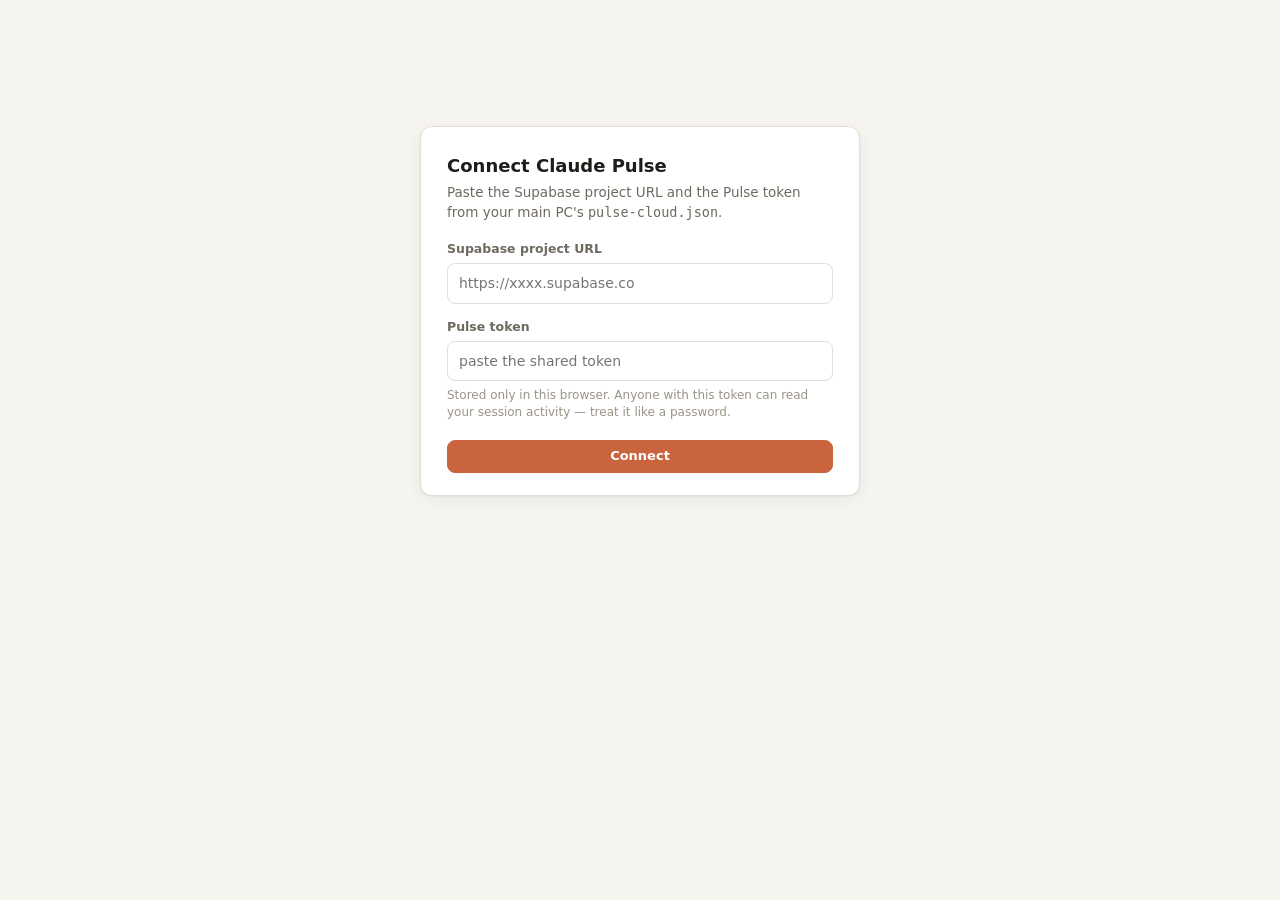
<file: public-site/index.html>
<!doctype html>
<html lang="en">
<head>
<meta charset="utf-8">
<meta name="viewport" content="width=device-width, initial-scale=1">
<title>Claude Pulse</title>
<link rel="icon" href="data:image/svg+xml,<svg xmlns='http://www.w3.org/2000/svg' viewBox='0 0 32 32'><circle cx='16' cy='16' r='14' fill='%23d97757'/><path d='M6 17h5l3-7 4 13 3-6h5' fill='none' stroke='white' stroke-width='2.6' stroke-linecap='round' stroke-linejoin='round'/></svg>">
<link rel="stylesheet" href="pulse.css">
<style>
  /* cloud-only additions */
  .setup { max-width: 440px; margin: 14vh auto 0; padding: 26px 26px 22px; }
  .setup h2 { margin: 0 0 4px; font-size: 18px; }
  .setup p { color: var(--muted); font-size: 13.5px; margin: 0 0 18px; }
  .setup label { display: block; font-size: 12.5px; font-weight: 650; color: var(--muted); margin: 14px 0 5px; }
  .setup input { width: 100%; padding: 9px 11px; border: 1px solid var(--line); border-radius: 8px; background: var(--panel); color: var(--text); font: inherit; }
  .setup input:focus { outline: 2px solid var(--accent); outline-offset: -1px; }
  .setup .err { color: var(--error); font-size: 13px; margin-top: 12px; display: none; }
  .setup .hint2 { font-size: 12px; color: var(--faint); margin-top: 6px; }
  .setup .btn { margin-top: 18px; width: 100%; justify-content: center; }
  .gear { color: var(--faint); }
  .offline-note { padding: 10px 14px; font-size: 12.5px; color: var(--muted); margin-top: 14px; }
</style>
</head>
<body>
<div id="setup" class="panel setup hidden">
  <h2>Connect Claude Pulse</h2>
  <p>Paste the Supabase project URL and the Pulse token from your main PC's <code>pulse-cloud.json</code>.</p>
  <label for="inUrl">Supabase project URL</label>
  <input id="inUrl" placeholder="https://xxxx.supabase.co" autocomplete="off">
  <label for="inToken">Pulse token</label>
  <input id="inToken" placeholder="paste the shared token" autocomplete="off">
  <div class="hint2">Stored only in this browser. Anyone with this token can read your session activity — treat it like a password.</div>
  <button class="btn primary" id="connectBtn">Connect</button>
  <div class="err" id="setupErr"></div>
</div>

<div id="app" class="hidden">
<header>
  <div class="wrap">
    <div class="bar">
      <div class="brand">
        <svg viewBox="0 0 32 32" aria-hidden="true"><circle cx="16" cy="16" r="14" fill="#d97757"/><path d="M6 17h5l3-7 4 13 3-6h5" fill="none" stroke="#fff" stroke-width="2.6" stroke-linecap="round" stroke-linejoin="round"/></svg>
        Claude Pulse
        <span class="conn" id="conn" title="Disconnected"></span>
      </div>
      <div class="spacer"></div>
      <button class="btn icon-btn" id="bell" title="Browser notifications">
        <svg viewBox="0 0 24 24" fill="none" stroke="currentColor" stroke-width="2" stroke-linecap="round" stroke-linejoin="round"><path d="M6 8a6 6 0 0 1 12 0c0 7 3 9 3 9H3s3-2 3-9"/><path d="M10.3 21a1.94 1.94 0 0 0 3.4 0"/></svg>
      </button>
      <button class="btn icon-btn gear" id="settingsBtn" title="Change connection">
        <svg viewBox="0 0 24 24" fill="none" stroke="currentColor" stroke-width="2" stroke-linecap="round" stroke-linejoin="round"><circle cx="12" cy="12" r="3"/><path d="M19.4 15a1.7 1.7 0 0 0 .3 1.9l.1.1a2 2 0 1 1-2.8 2.8l-.1-.1a1.7 1.7 0 0 0-1.9-.3 1.7 1.7 0 0 0-1 1.5V21a2 2 0 1 1-4 0v-.1a1.7 1.7 0 0 0-1-1.6 1.7 1.7 0 0 0-1.9.3l-.1.1a2 2 0 1 1-2.8-2.8l.1-.1a1.7 1.7 0 0 0 .3-1.9 1.7 1.7 0 0 0-1.5-1H3a2 2 0 1 1 0-4h.1a1.7 1.7 0 0 0 1.6-1 1.7 1.7 0 0 0-.3-1.9l-.1-.1a2 2 0 1 1 2.8-2.8l.1.1a1.7 1.7 0 0 0 1.9.3H9a1.7 1.7 0 0 0 1-1.5V3a2 2 0 1 1 4 0v.1a1.7 1.7 0 0 0 1 1.5 1.7 1.7 0 0 0 1.9-.3l.1-.1a2 2 0 1 1 2.8 2.8l-.1.1a1.7 1.7 0 0 0-.3 1.9V9a1.7 1.7 0 0 0 1.5 1H21a2 2 0 1 1 0 4h-.1a1.7 1.7 0 0 0-1.5 1z"/></svg>
      </button>
    </div>
    <div class="stats" id="stats"></div>
    <div class="tabs">
      <button class="tab on" data-tab="code">Live</button>
      <button class="tab" data-tab="history">History</button>
      <button class="tab" data-tab="cloud">Chats &amp; Design</button>
    </div>
  </div>
</header>

<main class="wrap">
  <section id="tab-code">
    <div id="feedWrap" class="hidden">
      <div class="section-title">Live updates <span class="line"></span></div>
      <div id="feed"></div>
    </div>
    <div class="section-title">Projects <span class="line"></span></div>
    <div id="projects"></div>
    <details class="older" id="olderWrap">
      <summary id="olderSummary"></summary>
      <div id="older" style="display:grid;grid-template-columns:repeat(auto-fill,minmax(420px,1fr));gap:16px;margin-top:10px"></div>
    </details>
  </section>

  <section id="tab-history" class="hidden">
    <div class="h-toolbar">
      <div class="seg" id="periods">
        <button data-period="today">Today</button>
        <button data-period="yesterday" class="on">Yesterday</button>
        <button data-period="week">Last 7 days</button>
        <button data-period="month">Last 30 days</button>
      </div>
    </div>
    <div class="h-range" id="hRange"></div>
    <div class="panel offline-note">Review with Claude runs on your main PC — open Pulse there for an AI summary. This view shows the same data live.</div>
    <div class="tiles" id="tiles"></div>
    <div class="panel chart hidden" id="chart"></div>
    <div id="hSections"></div>
  </section>

  <section id="tab-cloud" class="hidden">
    <div class="panel note">
      <b>Why these aren't live.</b> claude.ai chats and Claude Design projects are stored in your Claude account in the
      cloud with no public API a dashboard can read. Use the shortcuts below to jump straight in.
    </div>
    <div class="cloud">
      <div class="panel"><h3>Recent chats</h3><p>Your latest conversations on claude.ai.</p><a class="btn" href="https://claude.ai/recents" target="_blank" rel="noopener">Open chats ↗</a></div>
      <div class="panel"><h3>Projects</h3><p>claude.ai Projects, with their knowledge and chats.</p><a class="btn" href="https://claude.ai/projects" target="_blank" rel="noopener">Open projects ↗</a></div>
      <div class="panel"><h3>Claude Design</h3><p>Your design canvases and prototypes.</p><a class="btn" href="https://claude.ai/design" target="_blank" rel="noopener">Open Claude Design ↗</a></div>
    </div>
  </section>
</main>
</div>

<script>
(() => {
  const $ = (id) => document.getElementById(id);
  const esc = (s) => String(s ?? '').replace(/[&<>"']/g, (c) => ({ '&': '&amp;', '<': '&lt;', '>': '&gt;', '"': '&quot;', "'": '&#39;' }[c]));
  const LS_URL = 'pulse.supabaseUrl', LS_TOKEN = 'pulse.token', LS_NOTIFY = 'pulse.notify';

  let conn = null; // { supabaseUrl, token }
  let state = { sessions: [] };
  let filter = '';
  const openIds = new Set();
  const feed = [];
  const OLD_MS = 7 * 86400_000;
  let notifyOn = false;
  try { notifyOn = localStorage.getItem(LS_NOTIFY) === '1'; } catch {}

  const ago = (ts) => {
    if (!ts) return '';
    const s = Math.max(0, (Date.now() - ts) / 1000);
    if (s < 45) return 'just now';
    if (s < 3600) return `${Math.round(s / 60)}m ago`;
    if (s < 86400) return `${Math.round(s / 3600)}h ago`;
    if (s < 86400 * 30) return `${Math.round(s / 86400)}d ago`;
    return new Date(ts).toLocaleDateString();
  };
  const fmtTokens = (n) => n >= 1e6 ? (n / 1e6).toFixed(1) + 'M' : n >= 1e3 ? (n / 1e3).toFixed(1) + 'k' : String(n);
  const shortModel = (m) => (m || '').replace(/^claude-/, '').replace(/-\d{8}$/, '');

  // --- connection setup (paste-once, stored in this browser only)
  function loadConn() {
    try {
      const supabaseUrl = localStorage.getItem(LS_URL);
      const token = localStorage.getItem(LS_TOKEN);
      if (supabaseUrl && token) return { supabaseUrl, token };
    } catch {}
    return null;
  }
  function showSetup(err) {
    $('app').classList.add('hidden');
    $('setup').classList.remove('hidden');
    if (err) { $('setupErr').textContent = err; $('setupErr').style.display = 'block'; }
    if (conn) { $('inUrl').value = conn.supabaseUrl; $('inToken').value = conn.token; }
  }
  $('connectBtn').addEventListener('click', async () => {
    const supabaseUrl = $('inUrl').value.trim().replace(/\/+$/, '');
    const token = $('inToken').value.trim();
    $('setupErr').style.display = 'none';
    if (!/^https:\/\/.+\.supabase\.co$/.test(supabaseUrl) || !token) {
      $('setupErr').textContent = 'Enter the full project URL (https://xxxx.supabase.co) and the token.';
      $('setupErr').style.display = 'block';
      return;
    }
    $('connectBtn').disabled = true;
    try {
      const res = await fetch(`${supabaseUrl}/functions/v1/pulse-api/state`, { headers: { Authorization: `Bearer ${token}` } });
      if (!res.ok) throw new Error(res.status === 401 ? 'That token was rejected.' : `Server returned ${res.status}.`);
      localStorage.setItem(LS_URL, supabaseUrl);
      localStorage.setItem(LS_TOKEN, token);
      conn = { supabaseUrl, token };
      $('setup').classList.add('hidden');
      $('app').classList.remove('hidden');
      start();
    } catch (e) {
      $('setupErr').textContent = `Couldn't connect: ${e.message}`;
      $('setupErr').style.display = 'block';
    } finally {
      $('connectBtn').disabled = false;
    }
  });
  $('settingsBtn').addEventListener('click', () => showSetup());

  async function api(path) {
    const res = await fetch(`${conn.supabaseUrl}/functions/v1/pulse-api/${path}`, {
      method: path.startsWith('decision') ? 'POST' : 'GET',
      headers: { Authorization: `Bearer ${conn.token}` },
    });
    if (res.status === 401) { conn = null; try { localStorage.removeItem(LS_TOKEN); } catch {} showSetup('Your token stopped working — reconnect.'); throw new Error('unauthorized'); }
    if (!res.ok) throw new Error(`HTTP ${res.status}`);
    return res.json();
  }

  const STAT_DEFS = [
    ['working', 'Working', (s) => s.status === 'working', 'var(--working)'],
    ['needs', 'Needs you', (s) => s.status === 'attention' || s.status === 'your-turn', 'var(--attention)'],
    ['error', 'Errors', (s) => s.status === 'error', 'var(--error)'],
    ['today', 'Active today', (s) => Date.now() - s.lastTs < 86400_000, 'var(--done)'],
  ];

  function renderStats() {
    const visible = state.sessions.filter((s) => !s.archived);
    $('stats').innerHTML = STAT_DEFS.map(([key, label, fn, color]) => {
      const n = visible.filter(fn).length;
      return `<span class="stat ${filter === key ? 'active' : ''}" data-filter="${key}"><span class="dot" style="background:${color}"></span><b>${n}</b> ${label}</span>`;
    }).join('');
    const working = visible.filter((s) => s.status === 'working').length;
    const needs = visible.filter((s) => s.status === 'attention' || s.status === 'error').length;
    document.title = (needs ? `(${needs}!) ` : working ? `(${working}) ` : '') + 'Claude Pulse';
  }

  function sessionHtml(s) {
    const lines = [];
    if (s.lastPrompt) lines.push(`<div class="s-line"><span class="k">You</span><span class="v">${esc(s.lastPrompt)}</span></div>`);
    if (s.status === 'error') lines.push(`<div class="s-line err"><span class="k">Error</span><span class="v">${esc(s.error)}</span></div>`);
    else if (s.status === 'working' && s.lastTool) lines.push(`<div class="s-line now"><span class="k">Now</span><span class="v">${esc(s.lastTool.name)}${s.lastTool.detail ? ' · ' + esc(s.lastTool.detail) : ''}</span></div>`);
    else if (s.notice) lines.push(`<div class="s-line err"><span class="k">Note</span><span class="v">${esc(s.notice)}</span></div>`);
    else if (s.lastReply) lines.push(`<div class="s-line"><span class="k">Claude</span><span class="v">${esc(s.lastReply)}</span></div>`);

    const tl = (s.timeline || []).slice().reverse().map((e) => {
      const who = { you: 'You', claude: 'Claude', tool: 'Tool', error: 'Issue' }[e.kind] || e.kind;
      const txt = e.kind === 'tool' ? `<span class="tn">${esc(e.name)}</span> ${esc(e.text)}` : esc(e.text);
      return `<div class="ev ${e.kind}"><span class="who">${who}</span><span class="txt">${txt}</span></div>`;
    }).join('');

    const foot = [
      s.model && `<span>${esc(shortModel(s.model))}</span>`,
      s.host && `<span>💻 ${esc(s.host)}</span>`,
      `<span>${s.prompts} prompt${s.prompts === 1 ? '' : 's'}</span>`,
      `<span>${s.tools} tool calls</span>`,
      s.outTokens ? `<span>${fmtTokens(s.outTokens)} tokens out</span>` : '',
      s.branch && `<span>⎇ ${esc(s.branch)}</span>`,
    ].filter(Boolean).join('');

    return `<div class="session ${openIds.has(s.id) ? 'open' : ''}" data-id="${esc(s.id)}">
      <div class="s-top">
        <span class="pill st-${s.status}"><span class="dot"></span>${esc(s.statusLabel)}</span>
        <span class="s-title" title="${esc(s.title)}">${s.starred ? '<span class="star">★</span> ' : ''}${esc(s.title)}</span>
        <span class="s-time" data-ts="${s.lastTs}">${ago(s.lastTs)}</span>
      </div>
      ${lines.join('')}
      <div class="s-foot">${foot}</div>
      <div class="timeline">${tl || '<div class="ev"><span class="txt">No activity yet</span></div>'}</div>
    </div>`;
  }

  function projectsHtml(list) {
    const groups = new Map();
    for (const s of list) {
      const key = s.projectPath || s.project;
      if (!groups.has(key)) groups.set(key, { name: s.project, path: s.projectPath, items: [] });
      groups.get(key).items.push(s);
    }
    return [...groups.values()].map((g) => {
      const counts = {};
      for (const s of g.items) counts[s.status] = (counts[s.status] || 0) + 1;
      const badges = ['working', 'attention', 'error', 'your-turn']
        .filter((k) => counts[k])
        .map((k) => `<span class="pill st-${k}"><span class="dot"></span>${counts[k]}</span>`).join('');
      return `<div class="panel project">
        <div class="project-head">
          <div class="project-icon">${esc((g.name || '?').slice(0, 2))}</div>
          <div style="min-width:0"><div class="project-name">${esc(g.name)}</div><div class="project-path">${esc(g.path)}</div></div>
          <div class="project-meta">${badges}</div>
        </div>
        ${g.items.map(sessionHtml).join('')}
      </div>`;
    }).join('');
  }

  function render() {
    renderStats();
    const def = STAT_DEFS.find((d) => d[0] === filter);
    let list = state.sessions.filter((s) => !s.archived);
    if (def) list = list.filter(def[2]);
    const recent = def ? list : list.filter((s) => s.status === 'working' || s.status === 'attention' || s.status === 'error' || Date.now() - s.lastTs < OLD_MS);
    const older = def ? [] : list.filter((s) => !recent.includes(s));

    $('projects').innerHTML = recent.length ? projectsHtml(recent)
      : `<div class="panel empty"><b>${def ? 'Nothing here right now' : 'No recent Claude Code activity'}</b>${def ? 'Clear the filter to see everything.' : 'Nothing has synced from your main PC yet.'}</div>`;
    $('olderWrap').classList.toggle('hidden', !older.length);
    $('olderSummary').textContent = `Older sessions (${older.length})`;
    $('older').innerHTML = older.length ? projectsHtml(older) : '';

    $('bell').style.color = notifyOn ? 'var(--accent)' : 'var(--faint)';
  }

  function renderFeed() {
    $('feedWrap').classList.toggle('hidden', !feed.length);
    const icon = { done: 'var(--done)', error: 'var(--error)', attention: 'var(--attention)', start: 'var(--working)' };
    $('feed').innerHTML = feed.slice(0, 5).map((e) => `
      <div class="panel feed-item">
        <span class="dot" style="background:${icon[e.kind] || 'var(--idle)'};margin-top:6px"></span>
        <div style="min-width:0"><div class="t">${esc(e.title)}</div>${e.body ? `<div class="b">${esc(e.body)}</div>` : ''}</div>
        <time data-ts="${e.ts}">${ago(e.ts)}</time>
      </div>`).join('');
  }

  // --- polling (Edge Functions have no push channel here, so we poll)
  const prevStatus = new Map();
  function checkTransitions(sessions) {
    for (const s of sessions) {
      const prev = prevStatus.get(s.id);
      prevStatus.set(s.id, s.status);
      if (prev === undefined || prev === s.status) continue;
      let ev = null;
      if (s.status === 'error') ev = { kind: 'error', title: `Error — ${s.title}`, body: s.error || 'Session hit an error' };
      else if (s.status === 'attention') ev = { kind: 'attention', title: `Needs your input — ${s.title}`, body: s.statusLabel };
      else if (prev === 'working' && (s.status === 'your-turn' || s.status === 'finished')) ev = { kind: 'done', title: `Claude finished — ${s.title}`, body: (s.lastReply || '').slice(0, 180) };
      if (ev) {
        ev.ts = Date.now();
        feed.unshift(ev);
        feed.length = Math.min(feed.length, 20);
        renderFeed();
        if (notifyOn && document.hidden && Notification.permission === 'granted') new Notification(ev.title, { body: ev.body });
      }
    }
  }

  let pollTimer = 0;
  async function poll() {
    try {
      state = await api('state');
      $('conn').classList.add('on'); $('conn').title = 'Live';
      checkTransitions(state.sessions);
      render();
      if (currentTab === 'history') loadHistory();
    } catch (e) {
      if (e.message !== 'unauthorized') { $('conn').classList.remove('on'); $('conn').title = 'Reconnecting…'; }
    } finally {
      pollTimer = setTimeout(poll, document.hidden ? 20_000 : 6_000);
    }
  }
  document.addEventListener('visibilitychange', () => { if (!document.hidden) { clearTimeout(pollTimer); poll(); } });

  $('bell').addEventListener('click', async () => {
    if (!notifyOn && Notification.permission !== 'granted') {
      const perm = await Notification.requestPermission();
      if (perm !== 'granted') return;
    }
    notifyOn = !notifyOn;
    try { localStorage.setItem(LS_NOTIFY, notifyOn ? '1' : '0'); } catch {}
    render();
  });

  // --- interactions
  document.addEventListener('click', (e) => {
    const stat = e.target.closest('.stat');
    if (stat) { filter = filter === stat.dataset.filter ? '' : stat.dataset.filter; render(); return; }
    const tab = e.target.closest('.tab');
    if (tab) {
      currentTab = tab.dataset.tab;
      document.querySelectorAll('.tab').forEach((t) => t.classList.toggle('on', t === tab));
      for (const name of ['code', 'history', 'cloud']) $('tab-' + name).classList.toggle('hidden', currentTab !== name);
      $('stats').classList.toggle('hidden', currentTab !== 'code');
      if (currentTab === 'history') loadHistory();
      return;
    }
    const periodBtn = e.target.closest('[data-period]');
    if (periodBtn) {
      period = periodBtn.dataset.period;
      document.querySelectorAll('[data-period]').forEach((b) => b.classList.toggle('on', b === periodBtn));
      loadHistory();
      return;
    }
    const decide = e.target.closest('[data-decide]');
    if (decide) {
      const { id, decide: want, current } = decide.dataset;
      const st = current === want ? 'clear' : want;
      api(`decision?id=${encodeURIComponent(id)}&state=${st}`).then(loadHistory).catch(() => {});
      return;
    }
    const more = e.target.closest('[data-more]');
    if (more) { expanded.add(more.dataset.more); renderHistory(); return; }
    const sess = e.target.closest('.session');
    if (sess && !window.getSelection().toString()) {
      const id = sess.dataset.id;
      openIds.has(id) ? openIds.delete(id) : openIds.add(id);
      sess.classList.toggle('open');
    }
  });

  // --- history
  let currentTab = 'code';
  let period = 'yesterday';
  let history = null;
  const expanded = new Set();
  const PERIOD_LABEL = { today: 'today', yesterday: 'yesterday', week: 'in the last 7 days', month: 'in the last 30 days' };

  // day_stats.day is stored as THIS browser's own local calendar day, but the Edge Function
  // runs in UTC — so we send explicit fromDay/toDay strings rather than making it re-derive
  // calendar days from a UTC offset it doesn't know.
  const dayStr = (d) => `${d.getFullYear()}-${String(d.getMonth() + 1).padStart(2, '0')}-${String(d.getDate()).padStart(2, '0')}`;
  function rangeFor(p) {
    const start = new Date(); start.setHours(0, 0, 0, 0);
    const shift = (d, n) => { const x = new Date(d); x.setDate(x.getDate() + n); return x; };
    let fromD, toD;
    if (p === 'today') { fromD = start; toD = shift(start, 1); }
    else if (p === 'yesterday') { fromD = shift(start, -1); toD = start; }
    else if (p === 'week') { fromD = shift(start, -6); toD = shift(start, 1); }
    else { fromD = shift(start, -29); toD = shift(start, 1); }
    return { from: fromD.getTime(), to: toD.getTime(), fromDay: dayStr(fromD), toDay: dayStr(toD) };
  }

  async function loadHistory() {
    const { from, to, fromDay, toDay } = rangeFor(period);
    try { history = await api(`history?from=${from}&to=${to}&fromDay=${fromDay}&toDay=${toDay}`); renderHistory(); } catch {}
  }

  const dateFmt = (ts, opts) => new Date(ts).toLocaleString(undefined, opts);
  const timeOnly = (ts) => dateFmt(ts, { hour: 'numeric', minute: '2-digit' });
  const whenLabel = (ts) => period === 'today' || period === 'yesterday' ? timeOnly(ts) : dateFmt(ts, { weekday: 'short', day: 'numeric', month: 'short' });

  function itemHtml(it) {
    const open = expanded.has(it.id);
    const asks = open ? it.asks : it.asks.slice(-3);
    const files = open ? it.files : it.files.slice(0, 8);
    const d = it.decision && it.decision.state;
    const btn = (state, label) => `<button class="btn ${d === state ? 'on-' + state : ''}" data-decide="${state}" data-current="${d || ''}" data-id="${esc(it.id)}">${label}</button>`;
    const warn = it.hint !== 'Claude finished its last reply';
    return `<div class="panel item ${d === 'done' || d === 'drop' ? 'dim' : ''}">
      <div class="item-top">
        <span class="chip">${esc(it.project)}</span>
        <span class="item-title">${esc(it.title)}</span>
        <span class="item-when">${whenLabel(it.firstTs)}${it.lastTs - it.firstTs > 60_000 ? ' – ' + (dateFmt(it.firstTs, { dateStyle: 'short' }) === dateFmt(it.lastTs, { dateStyle: 'short' }) ? timeOnly(it.lastTs) : whenLabel(it.lastTs)) : ''}</span>
      </div>
      <div class="hint ${warn ? 'warn' : ''}">${esc(it.hint)}${it.changedSinceDecision ? ' · new activity since you marked it' : ''}</div>
      ${it.askCount ? `<div class="kv"><div class="k">Requests (${it.askCount})</div>${asks.length ? `<ul class="asks">${asks.map((a) => `<li><time>${whenLabel(a.ts)}</time>${esc(a.text)}</li>`).join('')}</ul>` : '<div class="hint">Request text isn\'t synced yet — open Pulse on your main PC to see it.</div>'}</div>` : ''}
      ${it.fileCount ? `<div class="kv"><div class="k">Files changed (${it.fileCount})</div><div class="files">
        ${files.map((f) => `<span class="file" title="${esc(f.path)}">${esc(f.name)}</span>`).join('')}
      </div></div>` : ''}
      ${it.lastReply ? `<div class="kv"><div class="k">Where it ended</div><div class="ended" ${open ? 'style="-webkit-line-clamp:12"' : ''}>${esc(it.lastReply)}</div></div>` : ''}
      ${!open && (it.asks.length > 3 || it.files.length > 8 || (it.lastReply || '').length > 220) ? `<button class="more" data-more="${esc(it.id)}">Show more</button>` : ''}
      <div class="actions">${btn('done', '✓ Done')}${btn('keep', '↺ Keep open')}${btn('drop', '✕ Drop')}</div>
    </div>`;
  }

  function renderHistory() {
    if (!history) return;
    const { totals, days, items, from, to } = history;
    $('hRange').textContent = period === 'today' || period === 'yesterday'
      ? dateFmt(from, { weekday: 'long', day: 'numeric', month: 'long' })
      : `${dateFmt(from, { day: 'numeric', month: 'short' })} – ${dateFmt(to - 1, { day: 'numeric', month: 'short', year: 'numeric' })}`;

    const tile = (n, l) => `<div class="panel tile"><div class="n">${n}</div><div class="l">${l}</div></div>`;
    $('tiles').innerHTML = tile(totals.projects, 'Projects') + tile(totals.sessions, 'Sessions') + tile(totals.prompts, 'Requests') + tile(totals.files, 'Files changed');

    const multiDay = days.length > 1;
    $('chart').classList.toggle('hidden', !multiDay);
    if (multiDay) {
      const max = Math.max(1, ...days.map((d) => d.prompts));
      const every = days.length > 14 ? 5 : 1;
      $('chart').innerHTML = `<div class="cap">Requests per day</div>
        <div class="bars">${days.map((d) => `<div class="col" title="${d.day}: ${d.prompts} requests, ${d.tools} tool calls"><div class="bar ${d.prompts ? '' : 'zero'}" style="height:${(d.prompts / max) * 100}%"></div></div>`).join('')}</div>
        <div class="labels">${days.map((d, i) => {
          const dt = new Date(d.day + 'T12:00:00');
          const label = days.length > 14 ? dt.getDate() : dt.toLocaleDateString(undefined, { weekday: 'short' });
          return `<span>${i % every === 0 || i === days.length - 1 ? label : ''}</span>`;
        }).join('')}</div>`;
    }

    if (!items.length) {
      $('hSections').innerHTML = `<div class="panel empty" style="margin-top:14px"><b>No Claude Code activity ${PERIOD_LABEL[period]}</b>Pick a longer period to see more.</div>`;
      return;
    }
    const groups = [
      ['To review', 'Decide whether to finish or leave these', items.filter((i) => !i.decision)],
      ['Keeping open', 'Things you plan to finish', items.filter((i) => i.decision && i.decision.state === 'keep')],
      ['Done', '', items.filter((i) => i.decision && i.decision.state === 'done')],
      ['Dropped', '', items.filter((i) => i.decision && i.decision.state === 'drop')],
    ];
    $('hSections').innerHTML = groups.filter((g) => g[2].length).map(([title, sub, list]) => `
      <div class="section-title">${title} · ${list.length}${sub ? ` <span style="text-transform:none;letter-spacing:0;font-weight:400">— ${sub}</span>` : ''}<span class="line"></span></div>
      ${list.map(itemHtml).join('')}`).join('');
  }

  setInterval(() => document.querySelectorAll('[data-ts]').forEach((el) => { el.textContent = ago(+el.dataset.ts); }), 15_000);

  function start() { poll(); }

  conn = loadConn();
  if (conn) { $('app').classList.remove('hidden'); start(); } else { showSetup(); }
})();
</script>
</body>
</html>
</file>
<file: public-site/pulse.css>
:root {
    --bg: #f6f4ef; --panel: #ffffff; --panel-2: #f0ede6; --line: #e4dfd4;
    --text: #1f1d1a; --muted: #6f6a60; --faint: #9a9488;
    --accent: #c9643f; --accent-soft: #f6e3da;
    --working: #2f6fdb; --working-soft: #e2ebfb;
    --attention: #b7791f; --attention-soft: #f8ecd5;
    --error: #c2412d; --error-soft: #f7dfda;
    --done: #2f8a55; --done-soft: #dcefe3;
    --idle: #8a8478; --idle-soft: #ebe8e1;
    --shadow: 0 1px 2px rgba(40,30,20,.06), 0 4px 16px rgba(40,30,20,.05);
  }
  @media (prefers-color-scheme: dark) {
    :root {
      --bg: #161513; --panel: #1f1e1b; --panel-2: #282622; --line: #34312c;
      --text: #ece9e2; --muted: #a39e93; --faint: #726d64;
      --accent: #e08462; --accent-soft: #3a2820;
      --working: #6d9df0; --working-soft: #1e2a40;
      --attention: #e0a64a; --attention-soft: #3a2e1a;
      --error: #ec7a66; --error-soft: #3d231e;
      --done: #5cbf84; --done-soft: #1c3326;
      --idle: #8f8a80; --idle-soft: #2a2825;
      --shadow: 0 1px 2px rgba(0,0,0,.3), 0 4px 16px rgba(0,0,0,.25);
    }
  }
  * { box-sizing: border-box; }
  html, body { margin: 0; }
  body {
    background: var(--bg); color: var(--text);
    font: 14px/1.45 "Segoe UI Variable Text", "Segoe UI", system-ui, -apple-system, sans-serif;
    -webkit-font-smoothing: antialiased;
  }
  button { font: inherit; color: inherit; }
  a { color: inherit; }
  .wrap { max-width: 1180px; margin: 0 auto; padding: 0 16px 40px; }

  /* header */
  header {
    position: sticky; top: 0; z-index: 5; background: color-mix(in srgb, var(--bg) 88%, transparent);
    backdrop-filter: blur(10px); border-bottom: 1px solid var(--line);
  }
  header .wrap { padding-bottom: 0; }
  .bar { display: flex; align-items: center; gap: 10px; padding: 12px 0; }
  .brand { display: flex; align-items: center; gap: 9px; font-weight: 650; font-size: 15px; letter-spacing: -.01em; }
  .brand svg { width: 24px; height: 24px; flex: none; }
  .conn { width: 8px; height: 8px; border-radius: 50%; background: var(--faint); margin-left: 2px; }
  .conn.on { background: var(--done); box-shadow: 0 0 0 3px var(--done-soft); }
  .spacer { flex: 1; }
  .btn {
    display: inline-flex; align-items: center; gap: 6px; border: 1px solid var(--line); background: var(--panel);
    padding: 6px 11px; border-radius: 8px; cursor: pointer; font-size: 13px; font-weight: 550; white-space: nowrap;
  }
  .btn:hover { border-color: var(--faint); }
  .btn.primary { background: var(--accent); border-color: var(--accent); color: #fff; }
  .btn.primary:hover { filter: brightness(1.06); }
  .btn:disabled { opacity: .55; cursor: default; }
  .btn svg { width: 15px; height: 15px; }
  .icon-btn { padding: 6px 8px; }

  .stats { display: flex; gap: 6px; flex-wrap: wrap; padding: 0 0 12px; }
  .stat {
    display: inline-flex; align-items: center; gap: 6px; padding: 3px 10px 3px 8px; border-radius: 999px;
    background: var(--panel-2); color: var(--muted); font-size: 12.5px; cursor: pointer; border: 1px solid transparent;
  }
  .stat b { color: var(--text); font-weight: 650; font-variant-numeric: tabular-nums; }
  .stat.active { border-color: var(--faint); background: var(--panel); }
  .dot { width: 7px; height: 7px; border-radius: 50%; flex: none; background: var(--idle); }

  .tabs { display: flex; gap: 2px; }
  .tab {
    border: 0; background: none; padding: 8px 12px 10px; cursor: pointer; color: var(--muted); font-weight: 550;
    border-bottom: 2px solid transparent; margin-bottom: -1px;
  }
  .tab.on { color: var(--text); border-color: var(--accent); }

  /* panels */
  .panel { background: var(--panel); border: 1px solid var(--line); border-radius: 12px; box-shadow: var(--shadow); }
  .section-title { font-size: 11.5px; text-transform: uppercase; letter-spacing: .07em; color: var(--faint); font-weight: 650; margin: 22px 2px 8px; display: flex; align-items: center; gap: 8px; }
  .section-title .line { flex: 1; height: 1px; background: var(--line); }

  #brief { margin-top: 16px; padding: 14px 16px; display: none; }
  #brief.show { display: block; }
  #brief h3 { margin: 0 0 8px; font-size: 13px; display: flex; align-items: center; gap: 8px; }
  #brief .body { font-size: 13.5px; }
  #brief .body ul { margin: 4px 0 8px; padding-left: 18px; }
  #brief .body p { margin: 6px 0; }
  #brief .body strong { font-weight: 650; }
  #brief .body h4 { margin: 12px 0 4px; font-size: 13.5px; }
  #brief code { background: var(--panel-2); padding: 0 4px; border-radius: 4px; font-size: 12.5px; }
  .close { margin-left: auto; border: 0; background: none; cursor: pointer; color: var(--faint); font-size: 18px; line-height: 1; }

  #feed { display: flex; flex-direction: column; gap: 6px; }
  .feed-item {
    display: grid; grid-template-columns: auto 1fr auto; gap: 10px; align-items: start; padding: 9px 12px;
    font-size: 13px; animation: slide .35s ease;
  }
  .feed-item .t { font-weight: 600; }
  .feed-item .b { color: var(--muted); display: -webkit-box; -webkit-line-clamp: 2; -webkit-box-orient: vertical; overflow: hidden; }
  .feed-item time { color: var(--faint); font-size: 12px; white-space: nowrap; }
  @keyframes slide { from { opacity: 0; transform: translateY(-6px); } to { opacity: 1; transform: none; } }

  /* projects */
  #projects { display: grid; grid-template-columns: repeat(auto-fill, minmax(420px, 1fr)); gap: 16px; margin-top: 4px; align-items: start; }
  @media (max-width: 520px) { #projects { grid-template-columns: 1fr; } }
  .project { overflow: hidden; }
  .project-head { display: flex; align-items: center; gap: 10px; padding: 12px 14px; border-bottom: 1px solid var(--line); }
  .project-icon {
    width: 30px; height: 30px; border-radius: 8px; display: grid; place-items: center; flex: none;
    background: var(--accent-soft); color: var(--accent); font-weight: 700; font-size: 13px; text-transform: uppercase;
  }
  .project-name { font-weight: 650; font-size: 14.5px; letter-spacing: -.01em; }
  .project-path { color: var(--faint); font-size: 12px; overflow: hidden; text-overflow: ellipsis; white-space: nowrap; }
  .project-meta { margin-left: auto; display: flex; gap: 4px; }

  .session { padding: 12px 14px; border-bottom: 1px solid var(--line); cursor: pointer; }
  .session:last-child { border-bottom: 0; }
  .session:hover { background: color-mix(in srgb, var(--panel-2) 50%, transparent); }
  .s-top { display: flex; align-items: center; gap: 8px; min-width: 0; }
  .s-title { font-weight: 600; overflow: hidden; text-overflow: ellipsis; white-space: nowrap; min-width: 0; }
  .s-time { margin-left: auto; color: var(--faint); font-size: 12px; white-space: nowrap; }
  .pill {
    display: inline-flex; align-items: center; gap: 5px; padding: 1px 8px 1px 6px; border-radius: 999px; font-size: 11.5px;
    font-weight: 600; white-space: nowrap; flex: none; background: var(--idle-soft); color: var(--idle);
  }
  .pill .dot { background: currentColor; }
  .st-working { background: var(--working-soft); color: var(--working); }
  .st-working .dot { animation: pulse 1.2s ease-in-out infinite; }
  .st-attention, .st-your-turn { background: var(--attention-soft); color: var(--attention); }
  .st-error { background: var(--error-soft); color: var(--error); }
  .st-finished { background: var(--done-soft); color: var(--done); }
  @keyframes pulse { 0%,100% { box-shadow: 0 0 0 0 currentColor; opacity: 1; } 50% { box-shadow: 0 0 0 4px transparent; opacity: .55; } }

  .s-line { margin-top: 6px; font-size: 13px; color: var(--muted); display: flex; gap: 6px; min-width: 0; }
  .s-line .k { color: var(--faint); flex: none; font-weight: 600; font-size: 11.5px; padding-top: 1px; width: 44px; text-transform: uppercase; letter-spacing: .03em; }
  .s-line .v { display: -webkit-box; -webkit-line-clamp: 2; -webkit-box-orient: vertical; overflow: hidden; min-width: 0; overflow-wrap: anywhere; }
  .s-line.now .v { color: var(--working); }
  .s-line.err .v { color: var(--error); }
  .s-foot { margin-top: 8px; display: flex; gap: 12px; color: var(--faint); font-size: 12px; flex-wrap: wrap; align-items: center; }
  .s-foot a { text-decoration: none; color: var(--accent); font-weight: 600; margin-left: auto; }
  .s-foot a:hover { text-decoration: underline; }
  .star { color: var(--attention); }

  .timeline { display: none; margin-top: 10px; border-left: 2px solid var(--line); padding-left: 12px; }
  .session.open .timeline { display: block; }
  .session.open .s-line .v { -webkit-line-clamp: 8; }
  .ev { font-size: 12.5px; padding: 3px 0; display: grid; grid-template-columns: 58px 1fr; gap: 8px; }
  .ev .who { font-weight: 650; font-size: 11px; text-transform: uppercase; letter-spacing: .03em; padding-top: 1px; }
  .ev.you .who { color: var(--accent); }
  .ev.claude .who { color: var(--done); }
  .ev.tool .who { color: var(--working); }
  .ev.error .who { color: var(--error); }
  .ev .txt { color: var(--muted); overflow-wrap: anywhere; }
  .ev .tn { font-family: ui-monospace, "Cascadia Code", Consolas, monospace; font-size: 11.5px; color: var(--text); }

  .older { margin-top: 18px; }
  .older summary { cursor: pointer; color: var(--muted); font-size: 13px; padding: 6px 2px; }

  .empty { padding: 40px 20px; text-align: center; color: var(--muted); }
  .empty b { display: block; color: var(--text); font-size: 15px; margin-bottom: 4px; }

  /* chats & design tab */
  .cloud { display: grid; grid-template-columns: repeat(auto-fill, minmax(260px, 1fr)); gap: 14px; margin-top: 18px; }
  .cloud .panel { padding: 16px; }
  .cloud h3 { margin: 0 0 4px; font-size: 15px; }
  .cloud p { margin: 0 0 12px; color: var(--muted); font-size: 13px; }
  .note { margin-top: 18px; padding: 14px 16px; font-size: 13px; color: var(--muted); }
  .note b { color: var(--text); }

  /* history */
  .h-toolbar { display: flex; gap: 10px; align-items: center; flex-wrap: wrap; margin-top: 16px; }
  .h-toolbar .btn { margin-left: auto; }
  .seg { display: inline-flex; background: var(--panel-2); border-radius: 9px; padding: 3px; gap: 2px; flex-wrap: wrap; }
  .seg button { border: 0; background: none; padding: 5px 11px; border-radius: 7px; cursor: pointer; color: var(--muted); font-size: 13px; font-weight: 550; }
  .seg button.on { background: var(--panel); color: var(--text); box-shadow: var(--shadow); }
  .h-range { color: var(--faint); font-size: 12.5px; margin: 8px 2px 0; }
  #review, #brief { margin-top: 14px; padding: 14px 16px; display: none; }
  #review.show { display: block; }
  #review h3 { margin: 0 0 8px; font-size: 13px; display: flex; align-items: center; gap: 8px; }
  #review .body { font-size: 13.5px; }
  #review .body ul { margin: 4px 0 8px; padding-left: 18px; }
  #review .body p { margin: 6px 0; }
  #review .body h4 { margin: 12px 0 4px; font-size: 13.5px; }
  #review code { background: var(--panel-2); padding: 0 4px; border-radius: 4px; font-size: 12.5px; }

  .tiles { display: grid; grid-template-columns: repeat(4, 1fr); gap: 10px; margin-top: 14px; }
  @media (max-width: 520px) { .tiles { grid-template-columns: repeat(2, 1fr); } }
  .tile { padding: 12px 14px; }
  .tile .n { font-size: 24px; font-weight: 650; letter-spacing: -.02em; font-variant-numeric: tabular-nums; line-height: 1.1; }
  .tile .l { color: var(--muted); font-size: 12.5px; margin-top: 2px; }

  .chart { margin-top: 10px; padding: 14px 14px 8px; }
  .chart .bars { display: flex; align-items: flex-end; gap: 3px; height: 92px; }
  .chart .col { flex: 1; display: flex; flex-direction: column; align-items: center; justify-content: flex-end; height: 100%; min-width: 0; }
  .chart .bar { width: 100%; max-width: 30px; background: var(--accent); border-radius: 3px 3px 0 0; min-height: 0; opacity: .9; }
  .chart .bar.zero { background: var(--line); height: 2px !important; }
  .chart .labels { display: flex; gap: 3px; margin-top: 5px; }
  .chart .labels span { flex: 1; text-align: center; font-size: 10.5px; color: var(--faint); min-width: 0; overflow: hidden; white-space: nowrap; }
  .chart .cap { font-size: 12px; color: var(--muted); margin-bottom: 8px; }

  .item { padding: 14px; margin-bottom: 10px; }
  .item-top { display: flex; align-items: center; gap: 8px; flex-wrap: wrap; }
  .chip { font-size: 11.5px; font-weight: 600; padding: 1px 8px; border-radius: 6px; background: var(--accent-soft); color: var(--accent); white-space: nowrap; }
  .item-title { font-weight: 650; font-size: 14.5px; min-width: 0; }
  .item-when { margin-left: auto; color: var(--faint); font-size: 12px; white-space: nowrap; }
  .hint { font-size: 12px; color: var(--muted); margin-top: 4px; }
  .hint.warn { color: var(--attention); }
  .kv { margin-top: 10px; }
  .kv .k { font-size: 11px; text-transform: uppercase; letter-spacing: .05em; color: var(--faint); font-weight: 650; margin-bottom: 3px; }
  .asks { margin: 0; padding-left: 16px; font-size: 13px; color: var(--text); }
  .asks li { margin: 2px 0; overflow-wrap: anywhere; }
  .asks li time { color: var(--faint); font-size: 11.5px; margin-right: 4px; }
  .files { display: flex; flex-wrap: wrap; gap: 4px; }
  .file { font-family: ui-monospace, "Cascadia Code", Consolas, monospace; font-size: 11.5px; background: var(--panel-2); padding: 1px 6px; border-radius: 5px; color: var(--muted); }
  .ended { font-size: 13px; color: var(--muted); display: -webkit-box; -webkit-line-clamp: 3; -webkit-box-orient: vertical; overflow: hidden; overflow-wrap: anywhere; }
  .actions { display: flex; gap: 6px; margin-top: 12px; flex-wrap: wrap; align-items: center; }
  .actions .btn { padding: 4px 10px; font-size: 12.5px; }
  .actions .btn.on-done { background: var(--done-soft); border-color: var(--done); color: var(--done); }
  .actions .btn.on-keep { background: var(--attention-soft); border-color: var(--attention); color: var(--attention); }
  .actions .btn.on-drop { background: var(--idle-soft); border-color: var(--idle); color: var(--idle); }
  .actions a { margin-left: auto; font-size: 12.5px; color: var(--accent); font-weight: 600; text-decoration: none; }
  .more { border: 0; background: none; color: var(--accent); cursor: pointer; font-size: 12.5px; padding: 2px 0; font-weight: 600; }
  .item.dim { opacity: .72; }

  .hidden { display: none !important; }
  .spin { width: 14px; height: 14px; border: 2px solid var(--line); border-top-color: var(--accent); border-radius: 50%; animation: rot .8s linear infinite; display: inline-block; }
  @keyframes rot { to { transform: rotate(360deg); } }
  @media (prefers-reduced-motion: reduce) { *, *::before, *::after { animation: none !important; } }
</file>
